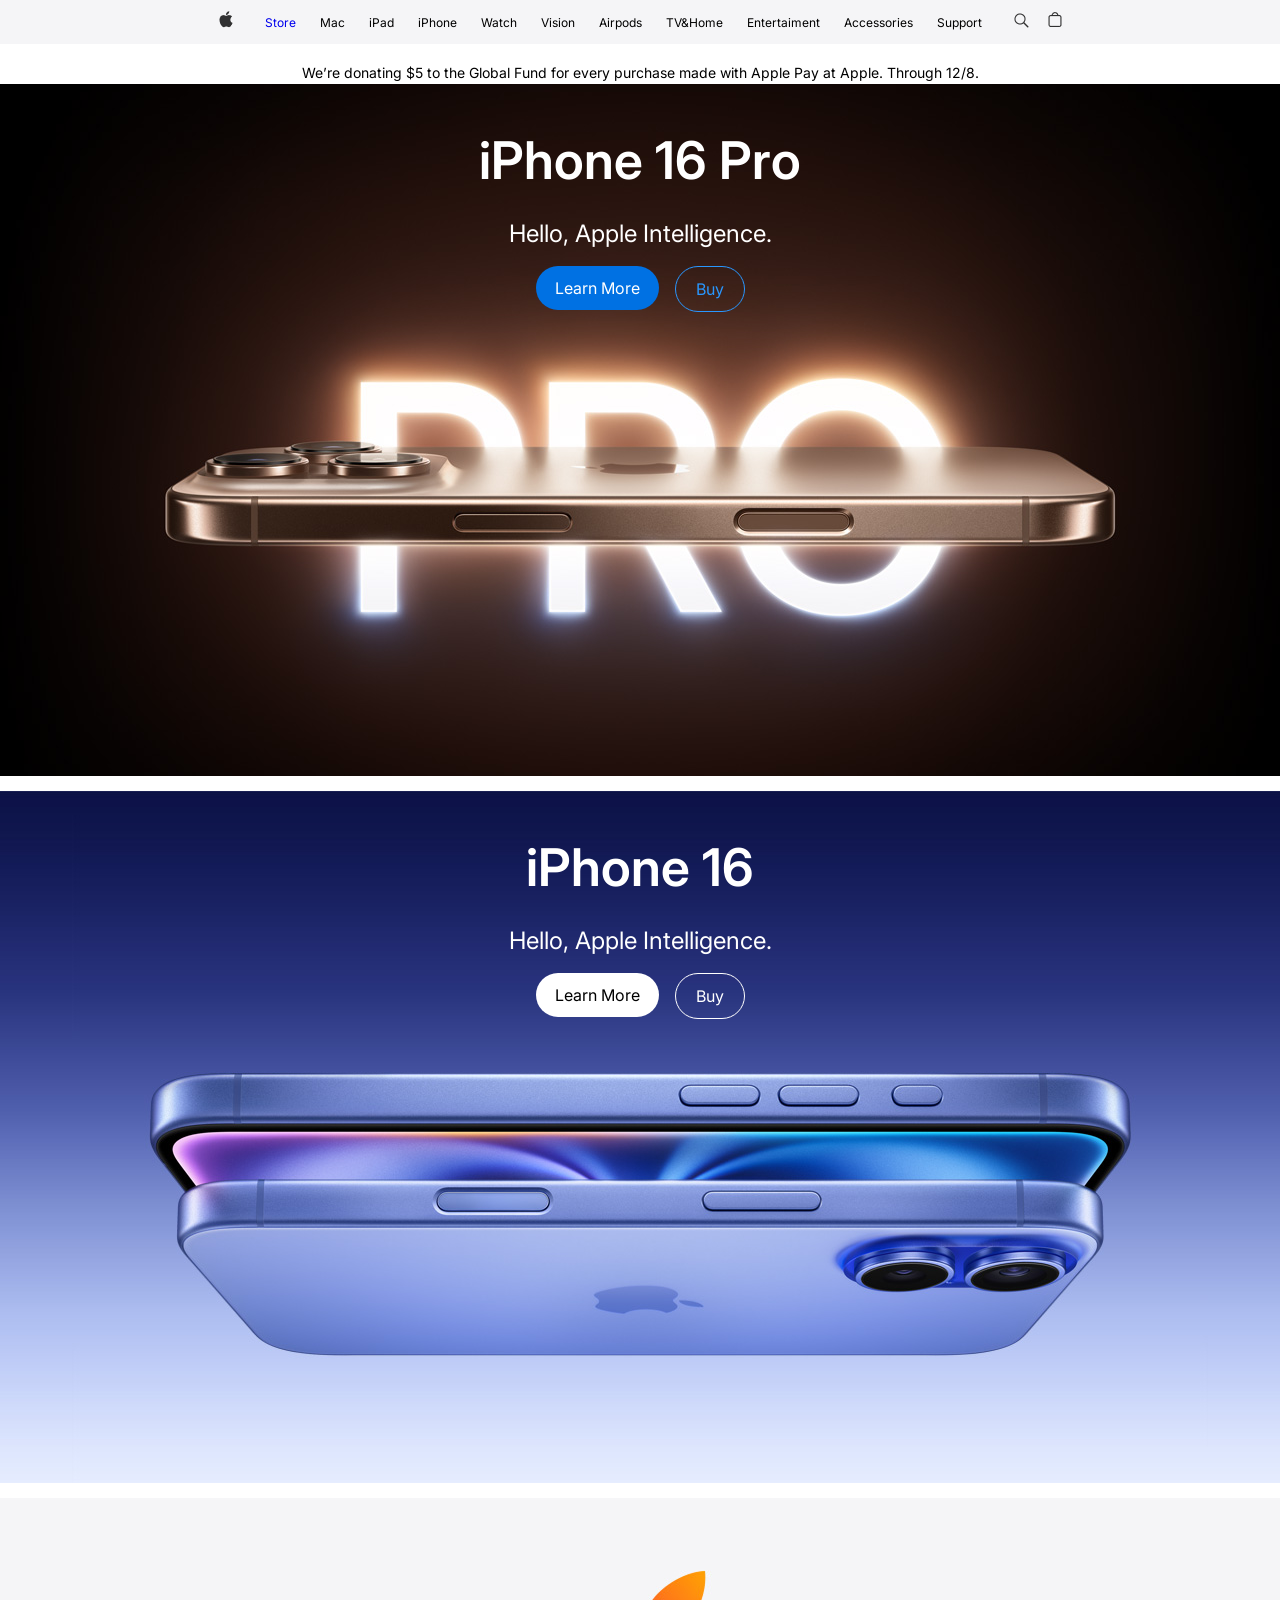
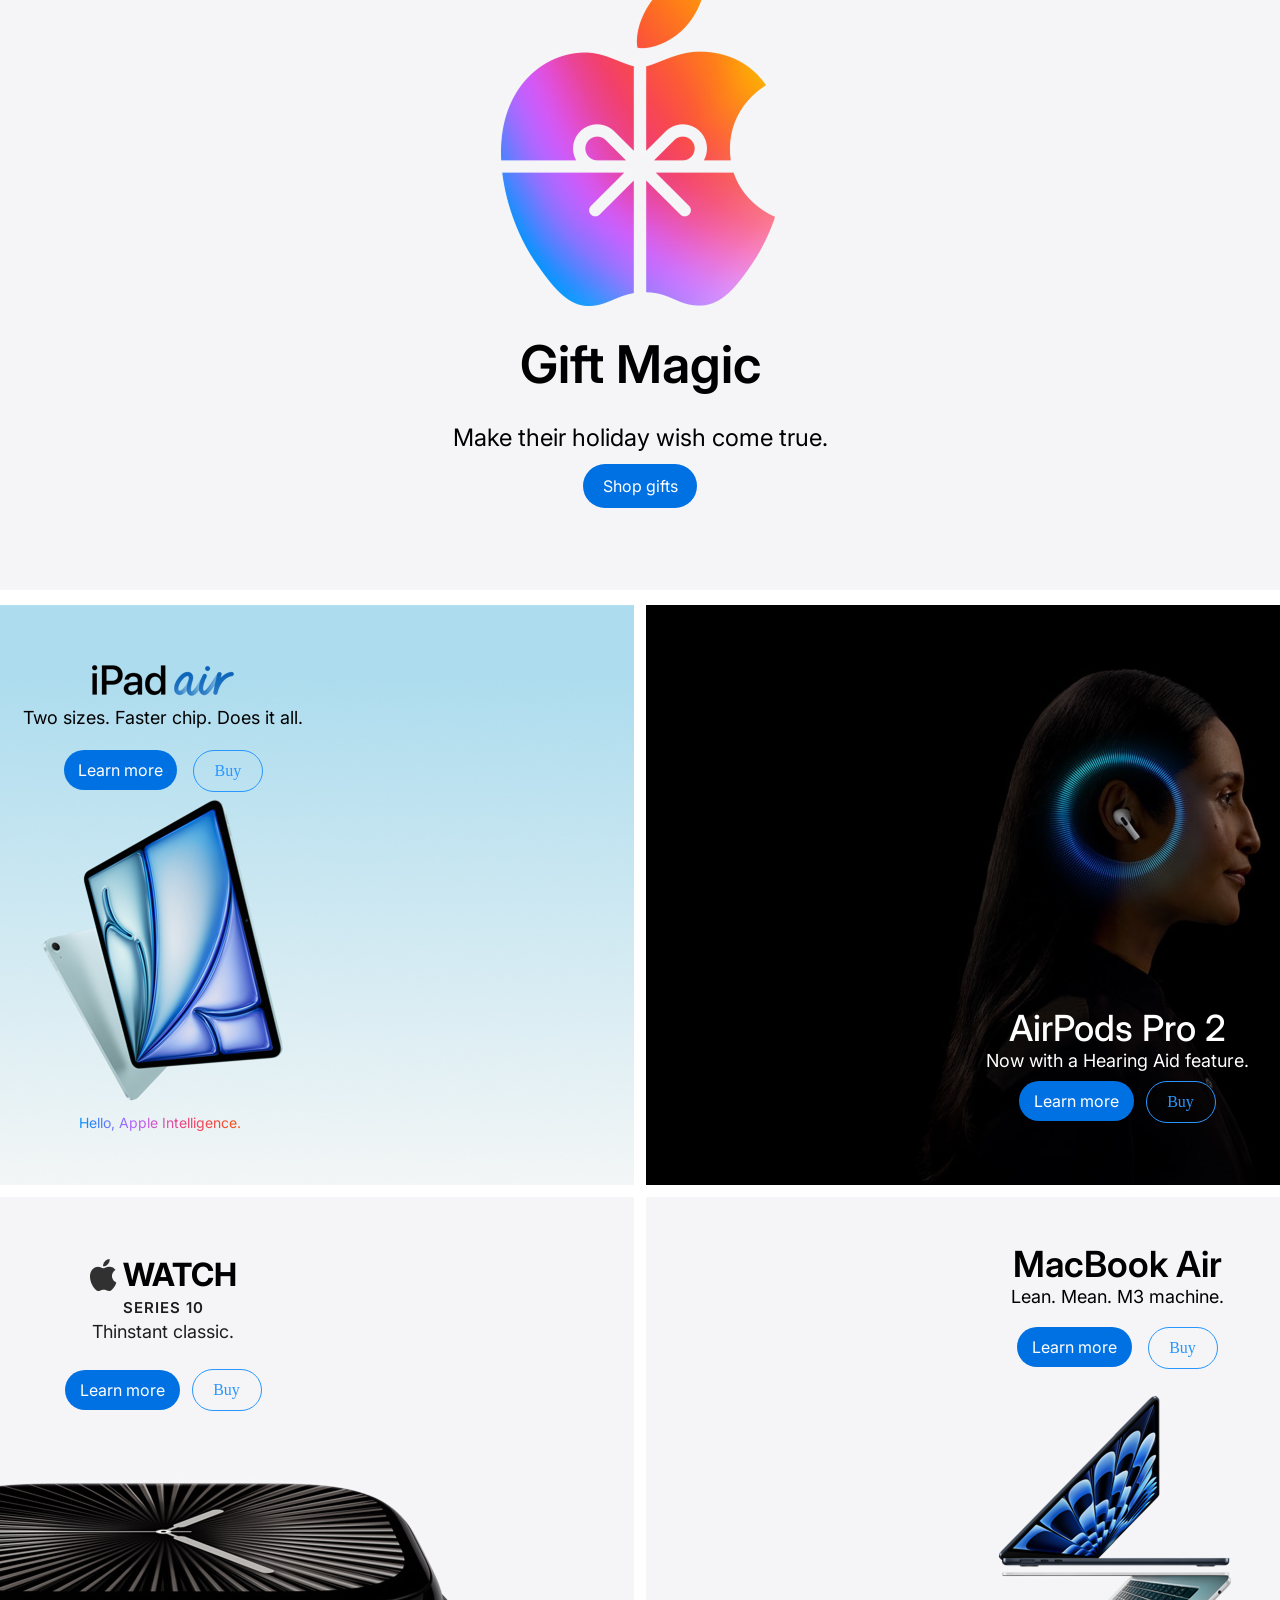
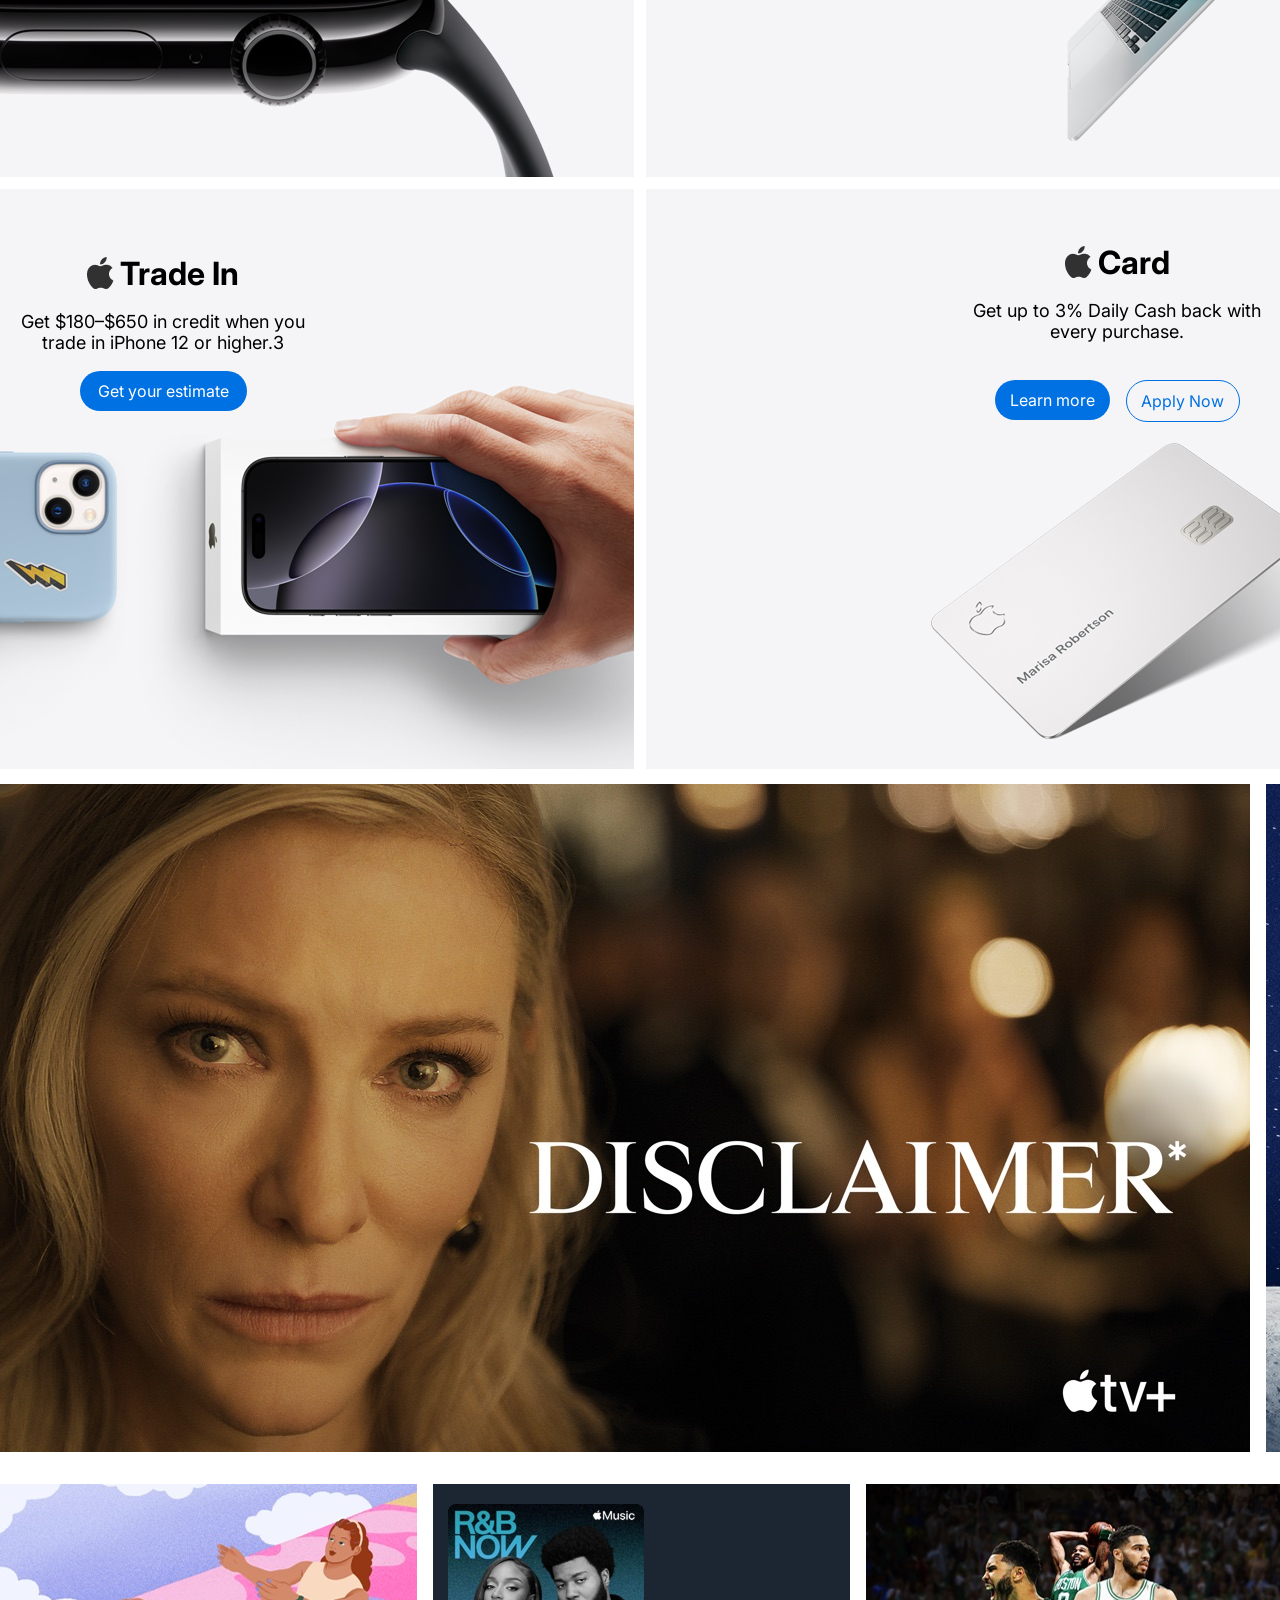
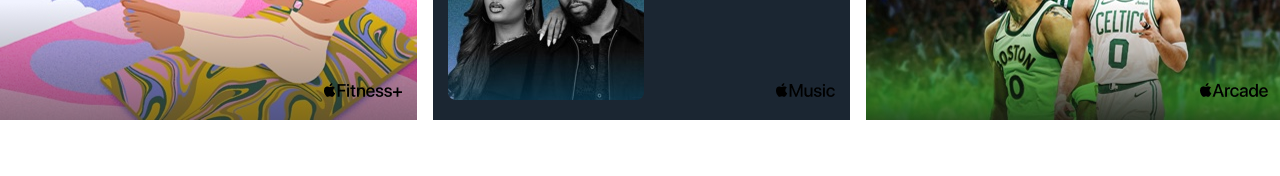
<file: index.html>
<!doctype html>
<html lang="en">
  <head>
    <meta charset="UTF-8" />
    <meta name="viewport" content="width=device-width, initial-scale=1.0" />
    <link rel="stylesheet" href="style.css" />
    <title>Apple</title>
  </head>
  <body>
    <header>
      <div><img src="Images/Item → Link - Apple.png" /></div>
      <nav class="header-text">
        <a href="/store.html" style="text-decoration: none">Store</a>
      </nav>
      <nav class="header-text">Mac</nav>
      <nav class="header-text">iPad</nav>
      <nav class="header-text">iPhone</nav>
      <nav class="header-text">Watch</nav>
      <nav class="header-text">Vision</nav>
      <nav class="header-text">Airpods</nav>
      <nav class="header-text">TV&Home</nav>
      <nav class="header-text">Entertaiment</nav>
      <nav class="header-text">Accessories</nav>
      <nav class="header-text">Support</nav>
      <div class="header-icon">
        <img src="Images/Item → Button - Search apple.com.png" />
        <img src="Images/Item.png" />
        <img src="Images/Button - Menu.png" class="menu-icon" />
      </div>
    </header>
    <div class="donationBanner">
      We’re donating $5 to the Global Fund for every purchase made with
      Apple Pay at Apple. Through 12/8.
    </div>
    <section id="background1">
      <div class="background1Wrap">
        <div class="iphoneWrap">
          <p class="iphoneText">
            iPhone 16 Pro<br />
            <span class="iphoneText2">Hello, Apple Intelligence.</span>
          </p>
        </div>
        <div class="iphoneButton">
          <div class="learnMore">Learn More</div>
          <div class="Buy">Buy</div>
        </div>
      </div>
    </section>
    <section id="background2">
      <div class="background1Wrap">
        <div class="iphoneWrap">
          <p class="iphoneText">
            iPhone 16<br />
            <span class="iphoneText2">Hello, Apple Intelligence.</span>
          </p>
        </div>
        <div class="iphoneButton">
          <div class="learnMore2">Learn More</div>
          <div class="Buy2">Buy</div>
        </div>
      </div>
    </section>
    <section id="background3">
      <div class="background3Wrap">
        <div class="giftWrap">
          <p class="giftText">
            Gift Magic<br />
            <span class="giftText2">Make their holiday wish come true.</span>
          </p>
        </div>
        <div class="giftBorder">Shop gifts</div>
      </div>
    </section>
    <section id="Card">
      <div class="iPadWrap">
        <img src="Images/ipad air.png" class="ipadair" />
        <div class="iPadText">Two sizes. Faster chip. Does it all.</div>
        <div class="ipad-border">
          <div class="ipad-learn">Learn more</div>
          <div class="ipad-buy">Buy</div>
        </div>
        <div class="ipadText2">Hello, Apple Intelligence.</div>
      </div>
      <div class="airPodWrap">
        <div class="airpodText">AirPods Pro 2</div>
        <div class="airpodText2">Now with a Hearing Aid feature.</div>
        <div class="airpod-border">
          <div class="ipad-learn">Learn more</div>
          <div class="ipad-buy">Buy</div>
        </div>
      </div>
      <div class="iwatchWrap">
        <div class="iwatchWrap2">
          <div class="iwatchText">
            <div class="iwatchTitle">
              <img src="Images/Vector.png" class="vector" />
              <p class="iwatchText2">WATCH</p>
            </div>
            <p class="iwatchSeries">SERIES 10</p>
            <p class="iwatchSlogan">Thinstant classic.</p>
          </div>
          <div class="iwatch-border">
            <div class="ipad-learn">Learn more</div>
            <div class="ipad-buy">Buy</div>
          </div>
        </div>
      </div>
      <div class="macbookWrap">
        <div class="macbookBorder">
          <p class="macbookTitle">MacBook Air</p>
          <p class="macbookText">Lean. Mean. M3 machine.</p>
          <div class="iphoneButton">
            <div class="ipad-learn">Learn more</div>
            <div class="ipad-buy">Buy</div>
          </div>
        </div>
      </div>
      <div class="tradeWrap">
        <div class="tradeWrap2">
          <div class="iwatchTitle">
            <img src="Images/Vector.png" class="vector" />
            <p class="iwatchText2">Trade In</p>
          </div>
          <p class="tradeText">
            Get $180–$650 in credit when you trade in iPhone 12 or higher.3
          </p>
          <div class="tradeBorder">Get your estimate</div>
        </div>
      </div>
      <div class="cardWrap">
        <div class="tradeWrap2">
          <div class="iwatchTitle">
            <img src="Images/Vector.png" class="vector" />
            <p class="iwatchText2">Card</p>
          </div>
          <p class="tradeText">
            Get up to 3% Daily Cash back with every purchase.
          </p>
          <div class="iphoneButton">
            <div class="ipad-learn">Learn more</div>
            <div class="applyNow">Apply Now</div>
          </div>
        </div>
      </div>
    </section>
    <section id="LinkContainer">
      <div class="linkBox">
        <img src="./Images/Link.png" alt="" class="boxImg" />
        <img src="./Images/Link2.png" alt="" class="boxImg" />
        <img src="./Images/Link3.png" alt="" class="boxImg" />
      </div>
    </section>
    <section id="FooterWrap">
      <div class="footerBox">
        <div class="fitnessWrap"></div>
        <div class="musicWrap"></div>
        <div class="nbaWrap"></div>
        <div class="gymWrap"></div>
        <div class="musicBorder">
          <img src="Images/musicImg.png" class="musicImgWrap" />
        </div>
        <div class="fitnessWrap"></div>
        <div class="musicWrap"></div>
        <div class="nbaWrap"></div>
        <div class="gymWrap">dasds</div>
        <div class="musicBorder"><img src="Images/musicImg.png" /></div>
      </div>
      <div class="footerBox">
        <div class="fitnessWrap"></div>
        <div class="musicWrap"></div>
        <div class="nbaWrap"></div>
        <div class="gymWrap"></div>
        <div class="musicBorder">
          <img src="Images/musicImg.png" class="musicImgWrap" />
        </div>
        <div class="fitnessWrap"></div>
        <div class="musicWrap"></div>
        <div class="nbaWrap"></div>
        <div class="gymWrap">dasds</div>
        <div class="musicBorder"><img src="Images/musicImg.png" /></div>
      </div>
    </section>
  </body>
</html>
</file>
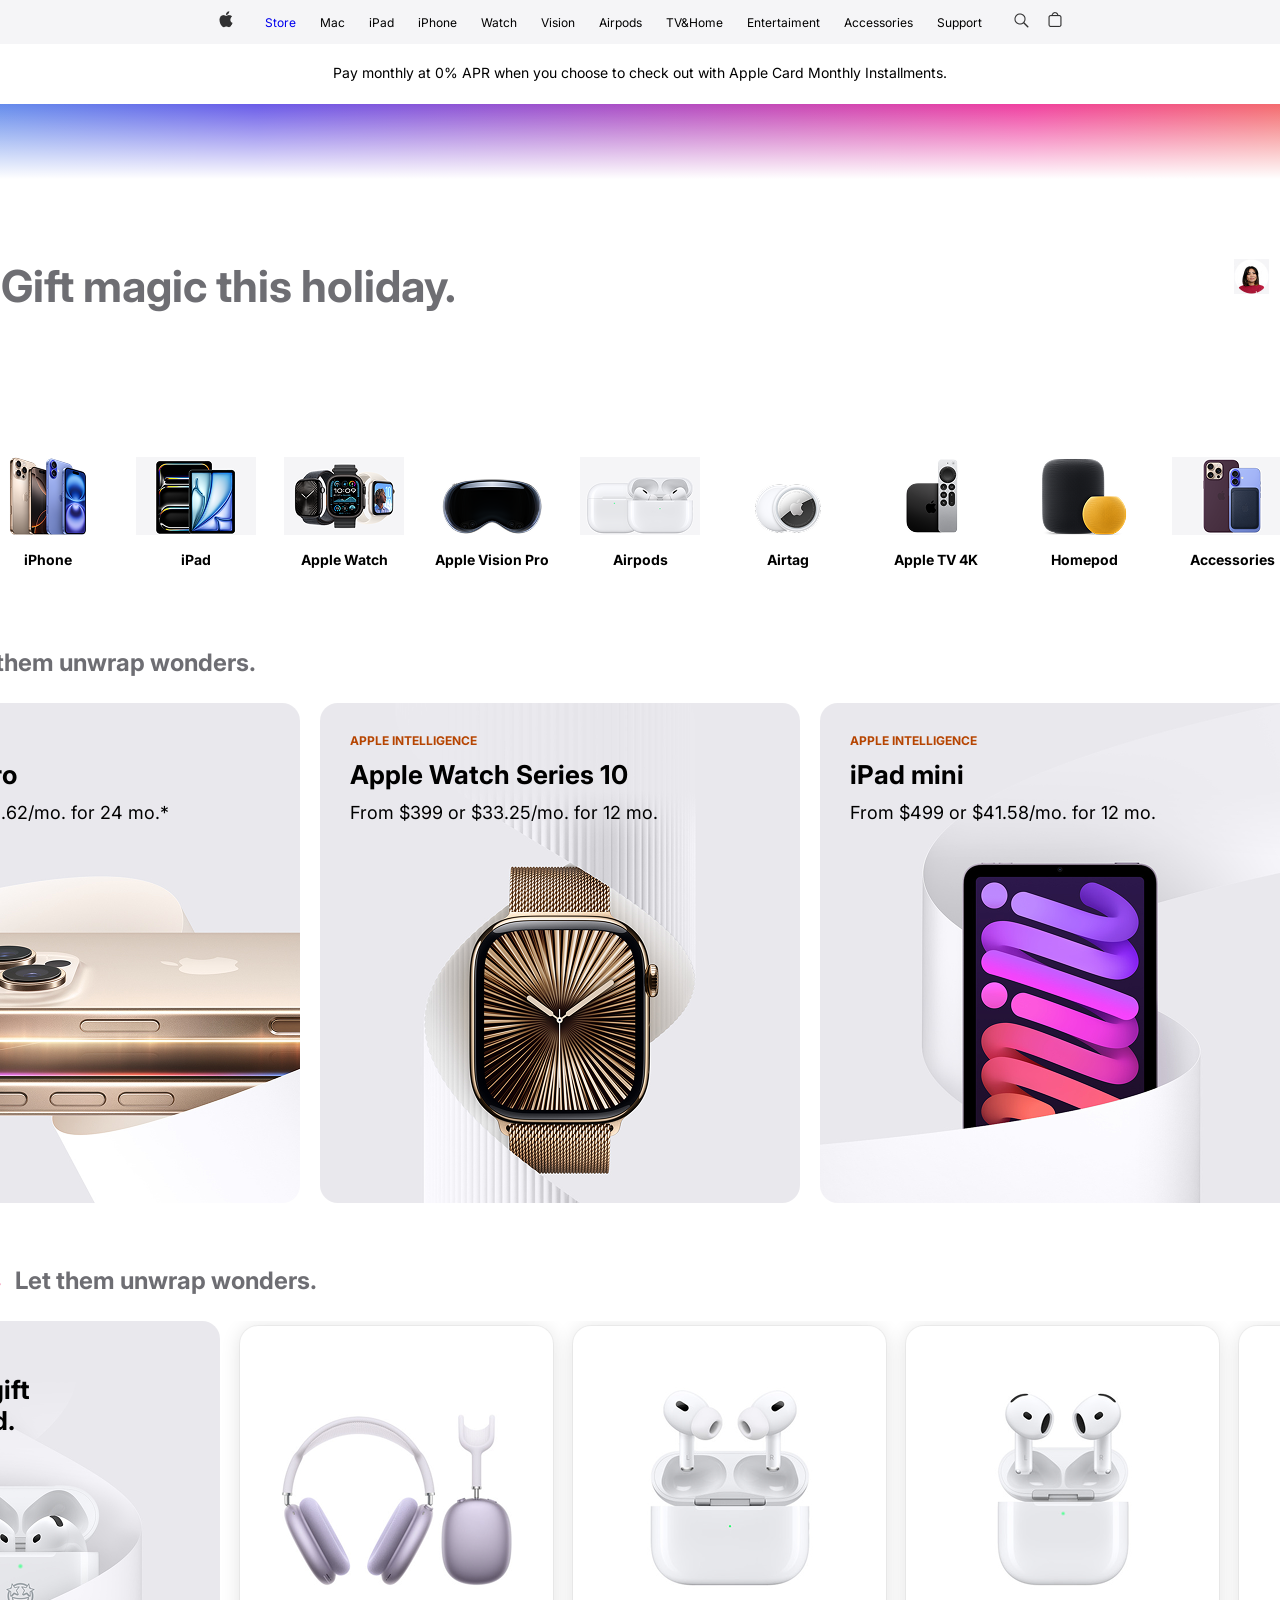
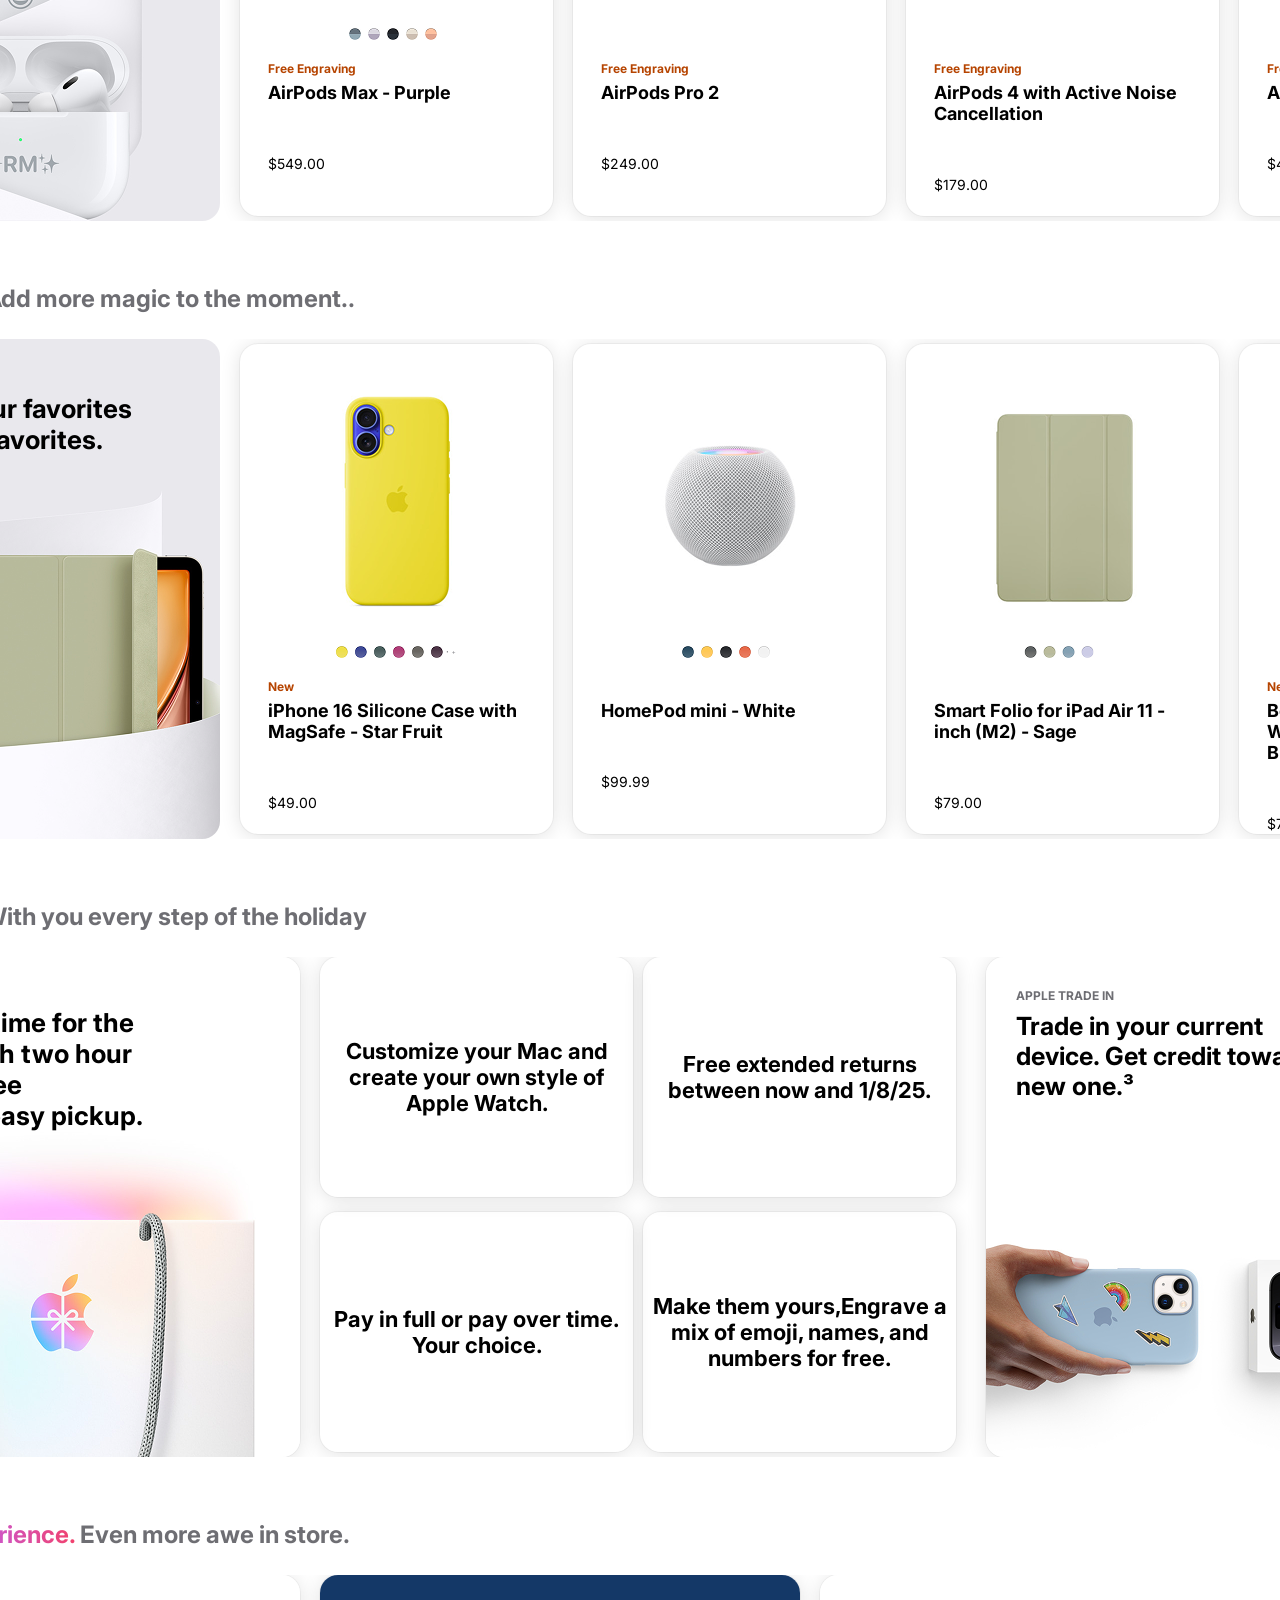
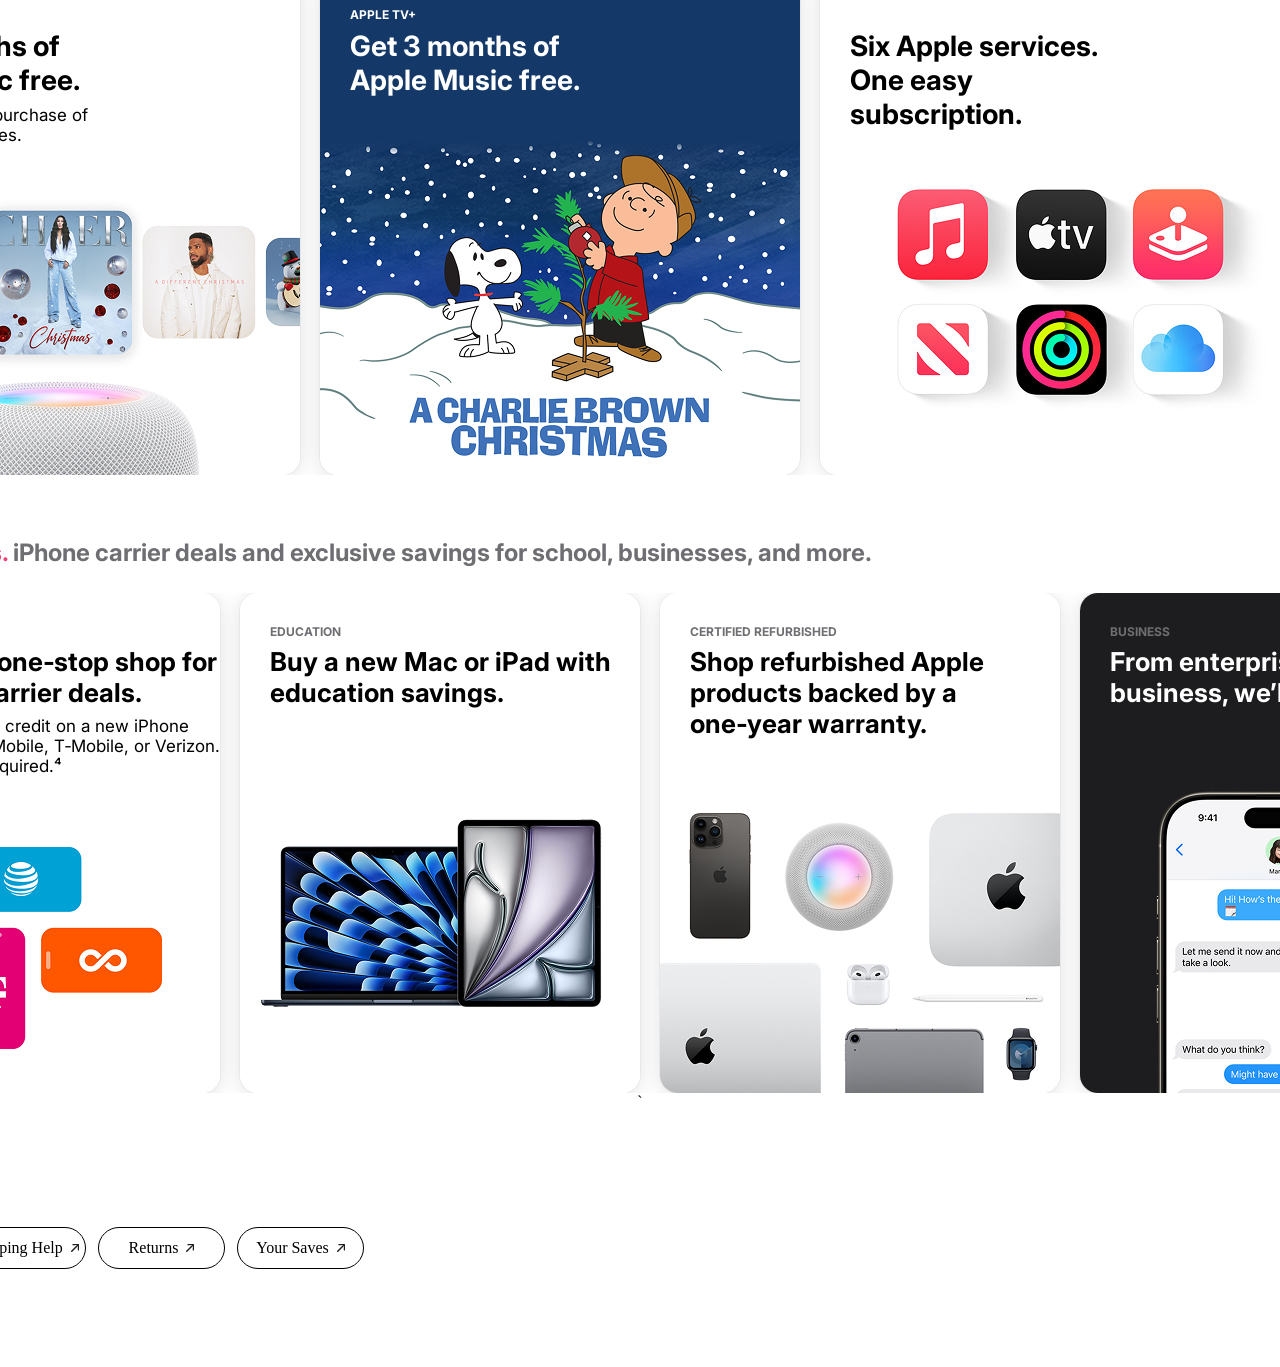
<file: store.html>
<!doctype html>
<html lang="en">
  <head>
    <meta charset="UTF-8" />
    <meta name="viewport" content="width=device-width, initial-scale=1.0" />
    <link rel="stylesheet" href="store.css" />
    <title>Store</title>
  </head>
  <body>
    <header>
      <div><img src="Images/Item → Link - Apple.png" /></div>
      <nav class="header-text">
        <a href="/index.html" style="text-decoration: none">Store</a>
      </nav>
      <nav class="header-text">Mac</nav>
      <nav class="header-text">iPad</nav>
      <nav class="header-text">iPhone</nav>
      <nav class="header-text">Watch</nav>
      <nav class="header-text">Vision</nav>
      <nav class="header-text">Airpods</nav>
      <nav class="header-text">TV&Home</nav>
      <nav class="header-text">Entertaiment</nav>
      <nav class="header-text">Accessories</nav>
      <nav class="header-text">Support</nav>
      <div class="header-icon">
        <img src="Images/Item → Button - Search apple.com.png" />
        <img src="Images/Item.png" />
        <img src="Images/Button - Menu.png" class="menu-icon" />
      </div>
    </header>
    <div class="donationBanner">
      Pay monthly at 0% APR when you choose to check out with Apple Card Monthly
      Installments.
    </div>
    <div class="gradient"></div>
    <div class="Store-Container">
      <div class="Store-Wrap">
        <p class="Store-Text">Store.</p>
        <p class="Store-Text2">Gift magic this holiday.</p>
      </div>
      <div class="Store-Icon-Wrap">
        <img src="Images/store-chat.png" alt="" class="store-chat-icon" />
        <div class="store-chat-text">
          <div>
            <div class="storeText">Need Shopping help?</div>
            <p class="storeText2">Ask a specialist</p>
          </div>
          <div>
            <div class="storeText">Visit an Apple Store</div>
            <p class="storeText2">Find one near you ></p>
          </div>
        </div>
      </div>
    </div>
    <section id="Icons-Wrap">
      <div class="iconContainer">
        <img src="Images/card-imac.png" alt="imac" class="Card" /> Mac
      </div>
      <div class="iconContainer">
        <img src="Images/card-Iphone.png" alt="iphone" class="Card" /> iPhone
      </div>
      <div class="iconContainer">
        <img src="Images/card-ipad.png" alt="ipad" class="Card" /> iPad
      </div>
      <div class="iconContainer">
        <img src="Images/card-watch.png" alt="watch" class="Card" /> Apple Watch
      </div>
      <div class="iconContainer">
        <img src="Images/card-vision.png" alt="vision" class="Card" /> Apple
        Vision Pro
      </div>
      <div class="iconContainer">
        <img src="Images/card-airpod.png" alt="airpod" class="Card" /> Airpods
      </div>
      <div class="iconContainer">
        <img src="Images/card-airtag.png" alt="airtag" class="Card" /> Airtag
      </div>
      <div class="iconContainer">
        <img src="Images/card-appletv.png" alt="TV" class="Card" /> Apple TV 4K
      </div>
      <div class="iconContainer">
        <img src="Images/card-homepod.png" alt="homepod" class="Card" /> Homepod
      </div>
      <div class="iconContainer">
        <img src="Images/card-accesories.png" alt="accesories" class="Card" />
        Accessories
      </div>
      <div class="iconContainer">
        <img src="Images/card-gift.png" alt="gift" class="Card" /> Apple gift
        Card
      </div>
    </section>
    <section id="Product-Container">
      <div class="Product-Title">
        <p class="product-gradient">The latest.</p>
        <p class="product-text">Let them unwrap wonders.</p>
      </div>
      <div class="Product-Item-Wrapper">
        <div class="Product-Item-Container">
          <div class="store-Iphone">
            <div class="store-iphone-text">
              <p class="iphone-text-1">APPLE INTELLIGENCE</p>
              <p class="iphone-text-2">iPhone 16 Pro</p>
              <p class="iphone-text-3">From $999 or $41.62/mo. for 24 mo.*</p>
            </div>
          </div>
          <div class="store-iwatch">
            <div class="store-iphone-text">
              <p class="iphone-text-1">APPLE INTELLIGENCE</p>
              <p class="iphone-text-2">Apple Watch Series 10</p>
              <p class="iphone-text-3">From $399 or $33.25/mo. for 12 mo.</p>
            </div>
          </div>
          <div class="store-ipad">
            <div class="store-iphone-text">
              <p class="iphone-text-1">APPLE INTELLIGENCE</p>
              <p class="iphone-text-2">iPad mini</p>
              <p class="iphone-text-3">From $499 or $41.58/mo. for 12 mo.</p>
            </div>
          </div>
          <div class="store-imac">
            <div class="store-iphone-text">
              <p class="iphone-text-1">APPLE INTELLIGENCE</p>
              <p class="iphone-text-2">MacBook Pro</p>
              <p class="iphone-text-3">From $1599 or $133.25/mo. for 12 mo.</p>
            </div>
          </div>
        </div>
      </div>
    </section>
    <section id="Product2-Container">
      <div class="Product-Title2">
        <p class="product-gradient2">Personalization.</p>
        <p class="product-text2">Let them unwrap wonders.</p>
      </div>
      <div class="Product-Item-Scroll2">
        <div class="Product-Item-Container2">
          <div class="product-airpod">
            <p class="product-airpod-text">Make their gift one of a kind.</p>
          </div>
          <div class="product-airpodmax-border">
            <img src="Images/airpodmax-card.png" alt="aidpod-max" />
            <img src="Images/airpodmax-list.png" alt="airpod-list" />
            <div class="airpod-maxText-Wrap">
              <p class="airpod-maxText">Free Engraving</p>
              <p class="airpod-maxText2">AirPods Max - Purple</p>
              <p class="airpod-maxText3">$549.00</p>
            </div>
          </div>
          <div class="product-airpodmax-border">
            <img src="Images/airpod-pro-card.png" alt="aidpod-max" />
            <img
              src="Images/airpodmax-list.png"
              alt="airpod-list"
              class="list-none"
            />
            <div style="height: 58px"></div>
            <div class="airpod-maxText-Wrap">
              <p class="airpod-maxText">Free Engraving</p>
              <p class="airpod-maxText2">AirPods Pro 2</p>
              <p class="airpod-maxText3">$249.00</p>
            </div>
          </div>
          <div class="product-airpodmax-border">
            <img src="Images/airpods4-card.png" alt="aidpod-max" />
            <img
              src="Images/airpodmax-list.png"
              alt="airpod-list"
              class="list-none"
            />
            <div style="height: 58px"></div>
            <div class="airpod-maxText-Wrap">
              <p class="airpod-maxText">Free Engraving</p>
              <p class="airpod-maxText2">
                AirPods 4 with Active Noise Cancellation
              </p>
              <p class="airpod-maxText3">$179.00</p>
            </div>
          </div>
          <div class="product-airpodmax-border">
            <img src="Images/apple-pencil-card.png" alt="aidpod-max" />
            <img
              src="Images/airpodmax-list.png"
              alt="airpod-list"
              class="list-none"
            />
            <div style="height: 58px"></div>
            <div class="airpod-maxText-Wrap">
              <p class="airpod-maxText">Free Engraving</p>
              <p class="airpod-maxText2">Apple Pencil Pro</p>
              <p class="airpod-maxText3">$49.00</p>
            </div>
          </div>
          <div class="product-airpodmax-border">
            <img src="Images/airpod-pro-card.png" alt="aidpod-max" />
            <img
              src="Images/airpodmax-list.png"
              alt="airpod-list"
              class="list-none"
            />
            <div style="height: 58px"></div>
            <div class="airpod-maxText-Wrap">
              <p class="airpod-maxText">Free Engraving</p>
              <p class="airpod-maxText2">
                AirPods 4 with Active Noise Cancellation
              </p>
              <p class="airpod-maxText3">$179.00</p>
            </div>
          </div>
        </div>
      </div>
    </section>
    <section id="Product3-Container">
      <div class="Product-Title3">
        <span class="product-gradient3">Holiday Picks.</span>
        <span class="product-text3">Add more magic to the moment..</span>
      </div>
      <div class="Product-Item-Scroll2">
        <div class="Product-Item-Container2">
          <div class="product-ipad">
            <p class="product-ipad-text">
              Surprise your favorites with these favorites.
            </p>
          </div>
          <div class="product-airpodmax-border">
            <img src="Images/iPhone-Case.png" alt="iphone-case" />
            <img src="Images/iPhone-case-list.png" alt="iphone-list" />
            <div class="airpod-maxText-Wrap">
              <p class="airpod-maxText">New</p>
              <p class="airpod-maxText2">
                iPhone 16 Silicone Case with MagSafe - Star Fruit
              </p>
              <p class="airpod-maxText3">$49.00</p>
            </div>
          </div>
          <div class="product-airpodmax-border">
            <img src="Images/homepod-card.png" alt="homepod" />
            <img src="Images/homepod-list.png" alt="list" />
            <div class="airpod-maxText-Wrap">
              <p class="airpod-maxText"></p>
              <p class="airpod-maxText2">HomePod mini - White</p>
              <p class="airpod-maxText3">$99.99</p>
            </div>
          </div>
          <div class="product-airpodmax-border">
            <img src="Images/ipad-casecard.png" alt="ipad-case" />
            <img src="Images/ipad-list.png" alt="ipad list" />
            <div class="airpod-maxText-Wrap">
              <p class="airpod-maxText"></p>
              <p class="airpod-maxText2">
                Smart Folio for iPad Air 11 - inch (M2) - Sage
              </p>
              <p class="airpod-maxText3">$79.00</p>
            </div>
          </div>
          <div class="product-airpodmax-border">
            <img src="Images/beatles-card.png" alt="beatles" />
            <img src="Images/beatles-list.png" alt="beatles list" />
            <div class="airpod-maxText-Wrap">
              <p class="airpod-maxText">New</p>
              <p class="airpod-maxText2">
                Beats Solo 4 - On-Ear Wireless Headphones - Slate Blue
              </p>
              <p class="airpod-maxText3">$79.00</p>
            </div>
          </div>
          <div class="product-airpodmax-border">
            <img src="Images/beatles-card.png" alt="beatles" />
            <img src="Images/beatles-list.png" alt="beatles list" />
            <div class="airpod-maxText-Wrap">
              <p class="airpod-maxText">New</p>
              <p class="airpod-maxText2">
                Beats Solo 4 - On-Ear Wireless Headphones - Slate Blue
              </p>
              <p class="airpod-maxText3">$79.00.00</p>
            </div>
          </div>
        </div>
      </div>
    </section>
    <section id="Product3-Container">
      <div class="Product-Title3">
        <span class="product-gradient3">Only at Apple.</span>
        <span class="product-text3">With you every step of the holiday</span>
      </div>
      <div class="Product-Item-Scroll2">
        <div class="Product-Item-Container2">
          <div class="Product4-Wrap-1">
            <div class="Product4-Wrap-text">
              Get gifts in time for the holidays with two hour delivery,² free
              delivery,or easy pickup.
            </div>
          </div>
          <div class="Product4-Wrap-2">
            <div class="Product4-Wrap-2-border">
              Customize your Mac and create your own style of Apple Watch.
            </div>
            <div class="Product4-Wrap-2-border">
              Free extended returns between now and 1/8/25.
            </div>
            <div class="Product4-Wrap-2-border">
              Pay in full or pay over time. Your choice.
            </div>
            <div class="Product4-Wrap-2-border">
              Make them yours,Engrave a mix of emoji, names, and numbers for
              free.
            </div>
          </div>
          <div class="Product4-Wrap">
            <div class="Product4-text">APPLE TRADE IN</div>
            <div class="Product4-text2">
              Trade in your current device. Get credit toward a new one.³
            </div>
          </div>
          <div class="Product4-Wrap-3">
            <div class="Product4-text">APPLE TRADE IN</div>
            <div class="Product4-text2">
              Find gifts with an Apple Specialist in a store or online.
            </div>
          </div>
        </div>
      </div>
    </section>
    <section id="Product3-Container">
      <div class="Product-Title3">
        <span class="product-gradient3">The Apple Experience.</span>
        <span class="product-text3">Even more awe in store.</span>
      </div>
      <div class="Product-Item-Scroll2">
        <div class="Product-Item-Container2">
          <div class="Product5-border">
            <div class="Product5-text">APPLE MUSIC</div>
            <div class="Product5-text2">Get 3 months of Apple Music free.</div>
            <div class="Product5-text3">
              Included with the purchase of select Apple devices.
            </div>
          </div>
          <div class="Product5-border2">
            <div class="Product5-text" style="color: white">APPLE TV+</div>
            <div class="Product5-text2" style="color: white">
              Get 3 months of Apple Music free.
            </div>
          </div>
          <div class="Product5-border3">
            <div class="Product5-text"></div>
            <div class="Product5-text2">
              Six Apple services. One easy subscription.
            </div>
          </div>
          <div class="Product5-border4">
            <div class="Product5-text">APPLE INTELLIGENCE</div>
            <div class="Product5-text2">
              New features for writing, focus,communication, and more.
            </div>
          </div>
        </div>
      </div>
    </section>
    <section id="Product3-Container">
      <div class="Product-Title3">
        <span class="product-gradient3">Special Savings.</span>
        <span class="product-text3"
          >iPhone carrier deals and exclusive savings for school, businesses,
          and more.</span
        >
      </div>
      <div class="Product-Item-Scroll2">
        <div class="Product-Item-Container2">
          <div class="Product6-border">
            <div class="Product6-text1">CARRIER DEALS</div>
            <div class="Product6-text2">
              Apple. Your one‑stop shop for incredible carrier deals.
            </div>
            <div class="Product6-text3">
              Get up to $1000 in credit on a new iPhone with AT&T, Boost Mobile,
              T‑Mobile, or Verizon. Trade‑in may be required.⁴
            </div>
          </div>
          <div
            class="Product6-border"
            style="background-image: url(Images/product6-card2.png)"
          >
            <div class="Product6-text1">EDUCATION</div>
            <div class="Product6-text2">
              Buy a new Mac or iPad with education savings.
            </div>
          </div>
          <div
            class="Product6-border"
            style="background-image: url(Images/product6-card3.png)"
          >
            <div class="Product6-text1">CERTIFIED REFURBISHED</div>
            <div class="Product6-text2">
              Shop refurbished Apple products backed by a one‑year warranty.
            </div>
          </div>
          <div
            class="Product6-border"
            style="background-image: url(Images/product6-card4.png)"
          >
            <div class="Product6-text1">BUSINESS</div>
            <div class="Product6-text2" style="color: white">
              From enterprise to small business, we’ll work with you.
            </div>
          </div>
          <div
            class="Product6-border"
            style="background-image: url(Images/product6-card5.png)"
          >
            <div class="Product6-text1">GOVERNMENT</div>
            <div class="Product6-text2">
              Special pricing is available for state, local, and federal
              agencies.
            </div>
          </div>
        </div>
      </div>
    </section>
    `
    <footer id="FooterWrap">
      <div class="Footer-text1">Quick Links</div>
      <div class="Footerborder-Wrap">
        <div class="footerborder">
          Order Status
          <img src="Images/export.png" alt="" />
        </div>
        <div class="footerborder">
          Shopping Help<img src="Images/export.png" alt="" />
        </div>
        <div class="footerborder">
          Returns<img src="Images/export.png" alt="" />
        </div>
        <div class="footerborder">
          Your Saves<img src="Images/export.png" alt="" />
        </div>
      </div>
    </footer>
    <div style="height: 100px"></div>
  </body>
</html>
</file>
<file: style.css>
@import url("https://fonts.googleapis.com/css2?family=Bebas+Neue&family=Inter:ital,opsz,wght@0,14..32,100..900;1,14..32,100..900&family=Roboto:ital,wght@0,100..900;1,100..900&display=swap");

body {
  margin: 0;
  padding: 0;
  display: flex;
  flex-direction: column;
  align-items: center;
  padding-top: 44px;
}
/*Header*/

header {
  width: 100%;
  height: 44px;
  background-color: #f5f5f7;
  position: fixed;
  top: 0;
  left: 0;
  display: flex;
  justify-content: center;
  align-items: center;
  gap: 24px;
  font-family: "Inter", sans-serif;
  font-size: 12px;
  font-weight: 400;
  z-index: 1000;
}
.menu-icon {
  display: none;
}

/*Donation Banner*/
.donationBanner {
  width: 700px;
  height: 20px;
  margin-top: 20px;
  font-family: "Inter", sans-serif;
  font-size: 14px;
  font-weight: 400;
  text-align: center;
}

/*Background 1*/

#background1 {
  background-image: url(Images/Background.png);
  width: 1920px;
  height: 692px;
  background-size: cover;
  background-position: center;
  display: flex;
  justify-content: center;
}
.background1Wrap {
  width: 405px;
  height: 172px;
  margin-top: 55px;
  display: flex;
  justify-content: center;
  align-items: center;
  flex-direction: column;
}
.iphoneWrap {
  width: 405px;
  height: 108px;
  display: flex;
  justify-content: center;
  align-items: center;
  text-align: center;
}
.iphoneButton {
  width: auto;
  height: auto;
  display: flex;
  flex-direction: row;
  gap: 16px;
  margin-top: 20px;
}
.iphoneText {
  color: white;
  font-family: "Inter", sans-serif;
  font-size: 52px;
  font-weight: 600;
  margin: 0;
}
.iphoneText2 {
  font-size: 24px;
  font-weight: 400;
  margin: 0;
}
.learnMore {
  color: white;
  background-color: #0071e3;
  border-radius: 40px;
  width: 123px;
  height: 44px;
  display: flex;
  text-align: center;
  justify-content: center;
  align-items: center;
  font-size: 16px;
  font-family: "Inter", sans-serif;
  font-weight: 400;
}
.Buy {
  color: #2997ff;
  border: 1px solid #2997ff;
  border-radius: 40px;
  width: 68px;
  height: 44px;
  display: flex;
  justify-content: center;
  align-items: center;
  text-align: center;
  font-size: 16px;
  font-family: "Inter", sans-serif;
  font-weight: 400;
}
/*Background2 Wrap*/

#background2 {
  background-image: url(Images/Background2.png);
  width: 1920px;
  height: 692px;
  background-size: cover;
  background-position: center;
  display: flex;
  justify-content: center;
  margin-top: 15px;
}
.learnMore2 {
  color: black;
  background-color: white;
  border-radius: 40px;
  width: 123px;
  height: 44px;
  display: flex;
  text-align: center;
  justify-content: center;
  align-items: center;
  font-size: 16px;
  font-family: "Inter", sans-serif;
  font-weight: 400;
}
.Buy2 {
  color: white;
  border: 1px solid white;
  border-radius: 40px;
  width: 68px;
  height: 44px;
  display: flex;
  justify-content: center;
  align-items: center;
  text-align: center;
  font-size: 16px;
  font-family: "Inter", sans-serif;
  font-weight: 400;
}
/*Background3 Wrap*/

#background3 {
  background-image: url(Images/Background3.png);
  width: 1920px;
  height: 692px;
  background-size: cover;
  background-position: center;
  display: flex;
  justify-content: center;
  margin-top: 15px;
}
.background3Wrap {
  width: 405px;
  height: 164px;
  margin-top: 446px;
  display: flex;
  justify-content: center;
  flex-direction: column;
  align-items: center;
  gap: 16px;
}
.giftWrap {
  width: 405px;
  height: 104px;
  display: flex;
  justify-content: center;
  text-align: center;
  align-items: center;
}
.giftText {
  font-family: "Inter", sans-serif;
  font-size: 52px;
  font-weight: 600;
  margin: 0;
}
.giftText2 {
  font-size: 24px;
  font-weight: 400;
  margin: 0;
}
.giftBorder {
  background-color: #0071e3;
  width: 114px;
  height: 44px;
  border-radius: 40px;
  display: flex;
  justify-content: center;
  text-align: center;
  align-items: center;
  color: white;
  font-size: 16px;
  font-weight: 400;
  font-family: "Inter", sans-serif;
}
/*Card Wrap*/
#Card {
  width: 100%;
  margin-top: 15px;
  display: grid;
  grid-template-columns: auto auto;
  justify-content: center;
  gap: 12px;
}
.iPadWrap {
  background-image: url(Images/ipad.png);
  width: 942px;
  height: 580px;
  display: flex;
  align-items: center;
  flex-direction: column;
}
.ipadair {
  width: 430px;
  height: 33px;
  margin-top: 58px;
}
.iPadText {
  width: 322px;
  height: 25px;
  margin-top: 9px;
  display: flex;
  justify-content: center;
  align-items: center;
  text-align: center;
  font-family: "Inter", sans-serif;
  font-size: 18px;
  font-weight: 400;
}
.ipad-border {
  width: 199px;
  height: 40px;
  display: flex;
  flex-direction: row;
  gap: 16px;
  margin-top: 20px;
}
.ipad-learn {
  width: 115px;
  height: 40px;
  background-color: #0071e3;
  border-radius: 40px;
  display: flex;
  justify-content: center;
  align-items: center;
  text-align: center;
  font-family: "Inter", sans-serif;
  font-size: 16px;
  font-weight: 400;
  color: white;
}
.ipad-buy {
  width: 68px;
  height: 40px;
  border: 1px solid #2997ff;
  border-radius: 40px;
  color: #2997ff;
  display: flex;
  justify-content: center;
  align-items: center;
  text-align: center;
}
.ipadText2 {
  width: 169px;
  height: 18px;
  margin-top: 324px;
  background: linear-gradient(
    90deg,
    #0090f7 0%,
    #ba62fc 33%,
    #f2416b 67%,
    #f55600 100%
  );
  -webkit-background-clip: text;
  -webkit-text-fill-color: transparent;
  background-clip: text;
  font-family: "Inter", sans-serif;
  font-size: 14px;
  font-weight: 400;
}
.airPodWrap {
  background-image: url(Images/airpods.png);
  width: 942px;
  height: 580px;
  display: flex;
  text-align: center;
  align-items: center;
  flex-direction: column;
}
.airpodText {
  color: white;
  font-family: "Inter", sans-serif;
  font-size: 36px;
  font-weight: 500;
  margin-top: 401px;
}
.airpodText2 {
  color: white;
  font-family: "Inter", sans-serif;
  font-size: 18px;
  font-weight: 400;
}

.airpod-border {
  width: 235px;
  height: 36px;
  display: flex;
  flex-direction: row;
  gap: 12px;
  margin-top: 10px;
  justify-content: center;
}
.iwatchWrap {
  background-image: url(Images/iwatch.png);
  background-size: cover;
  width: 942px;
  height: 580px;
  display: flex;
  justify-content: center;
}

.iwatchWrap2 {
  width: 322px;
  margin-top: 58px;
  display: flex;
  flex-direction: column;
  align-items: center;
  gap: 12px;
}

.iwatchText {
  display: flex;
  flex-direction: column;
  align-items: center;
  gap: 4px;
}

.iwatchTitle {
  display: flex;
  flex-direction: row;
  align-items: center;
  gap: 6px;
}

.iwatchText2 {
  font-family: "Inter", sans-serif;
  font-size: 32px;
  font-weight: 700;
  margin: 0;
}

.iwatchSeries {
  font-size: 15px;
  font-weight: 600;
  font-family: "Inter", sans-serif;
  letter-spacing: 1px;
  color: #1d1d1f;
  margin: 0;
}

.iwatchSlogan {
  font-size: 18px;
  font-weight: 400;
  font-family: "Inter", sans-serif;
  color: #1d1d1f;
  margin: 0;
}
.iwatch-border {
  width: 199px;
  height: 40px;
  display: flex;
  justify-content: center;
  align-items: center;
  gap: 12px;
  margin-top: 16px;
}
.macbookWrap {
  background-image: url(Images/macbook.png);
  width: 942px;
  height: 580px;
  display: flex;
  justify-content: center;
}
.macbookBorder {
  width: 370px;
  height: 121px;
  margin-top: 48px;
  display: flex;
  justify-content: center;
  align-items: center;
  text-align: center;
  flex-direction: column;
}
.macbookTitle {
  margin: 0;
  font-family: "Inter", sans-serif;
  font-size: 36px;
  font-weight: 600;
}
.macbookText {
  margin: 0;
  font-family: "Inter", sans-serif;
  font-size: 18px;
  font-weight: 400;
}
.tradeWrap {
  background-image: url(Images/tradein.png);
  width: 942px;
  height: 580px;
  display: flex;
  justify-content: center;
}
.tradeWrap2 {
  width: 322px;
  height: 170px;
  margin-top: 58px;
  display: flex;
  justify-content: center;
  flex-direction: column;
  align-items: center;
  text-align: center;
}
.tradeBorder {
  background-color: #0071e3;
  color: white;
  border-radius: 40px;
  display: flex;
  justify-content: center;
  align-items: center;
  text-align: center;
  width: 167px;
  height: 40px;
  font-family: "Inter", sans-serif;
  font-size: 16px;
  font-weight: 400;
}
.tradeText {
  font-family: "Inter", sans-serif;
  font-size: 18px;
  font-weight: 400;
}
.cardWrap {
  background-image: url(Images/card.png);
  width: 942px;
  height: 580px;
  display: flex;
  justify-content: center;
}
.applyNow {
  border: 1px solid #0071e3;
  color: #0071e3;
  font-size: 16px;
  font-family: "Inter", sans-serif;
  font-weight: 400;
  border-radius: 40px;
  width: 112px;
  height: 40px;
  display: flex;
  justify-content: center;
  text-align: center;
  align-items: center;
}

#LinkContainer {
  width: 100%;
  height: 668px;
  display: flex;
  overflow: scroll;
  margin-top: 15px;
  scroll-snap-type: x mandatory;
  scroll-behavior: smooth;
}

.linkBox {
  width: 300%;
  height: 100%;
  display: flex;
  gap: 16px;
  scroll-snap-align: center;
}
.boxImg {
  width: 1250px;
  height: 100%;
}
/* Footer Wrap */
#FooterWrap {
  width: 100%;
  height: 292px;
  margin-top: 32px;
  display: flex;
  flex-direction: row;
  gap: 16px;
  overflow: scroll;
}
.footerBox {
  width: 500%;
  height: 100%;
  display: flex;
  gap: 16px;
  animation: spin 60s infinite linear;
}

@keyframes spin {
  from {
    translate: 0;
  }
  to {
    translate: -100%;
  }
}
.fitnessWrap {
  background-image: url(Images/FitnessCard.png);
  width: 417px;
  height: 236px;
}
.musicWrap {
  background-image: url(Images/MusicCard.png);
  width: 417px;
  height: 236px;
}
.nbaWrap {
  background-image: url(Images/nbaCard.png);
  width: 417px;
  height: 236px;
}
.gymWrap {
  background-image: url(Images/gymCard.png);
  width: 417px;
  height: 236px;
}
.musicBorder {
  background-color: #ebb799;
  width: 417px;
  height: 236px;
  display: flex;
  align-items: center;
}
@media (max-width: 768px) {
  /*Header 768*/
  .menu-icon {
    display: block;
    margin-left: auto;
  }
  .header-text {
    display: none;
  }
  header {
    display: flex;
    justify-content: space-between;
  }
  .header-icon {
    display: flex;
    justify-content: center;
    align-items: center;
    gap: 8px;
  }

  /*Donation 768*/
  .donationBanner {
    height: 48px;
    font-size: 16px;
  }

  /*Background1 768*/
  #background1 {
    width: 768px;
    height: 650px;
    background-image: url(Images/background768.png);
    background-size: cover;
    background-repeat: no-repeat;
    background-position: center;
  }

  .iphoneText {
    font-size: 42px;
  }
  .iphoneText2 {
    font-size: 22px;
  }
  #background2 {
    width: 768px;
    height: 650px;
    background-image: url(Images/background2-768.png);
    background-size: cover;
    background-repeat: no-repeat;
    background-position: center;
  }
  #background3 {
    width: 768px;
    height: 650px;
  }
  .giftText {
    font-size: 42px;
  }

  /*Card Wrap*/

  #Card {
    width: 744px;
    height: 1494px;
    margin-top: 15px;
    display: grid;
    grid-template-columns: auto auto;
    justify-content: center;
    gap: 12px;
  }
  .iPadWrap {
    width: 366px;
    height: 490px;
    background-size: cover;
    background-position: center;
  }
  .ipad-border {
    width: 241px;
    height: 36px;
    margin-top: 280px;
    justify-content: center;
    align-items: center;
  }
  .iPadText {
    font-size: 18px;
  }

  .iwatchWrap {
    width: 366px;
    height: 490px;
    background-size: cover;
    background-position: center;
  }
  .vector {
    width: 22px;
    height: 27px;
  }
  .iwatchText2 {
    font-size: 28px;
  }
  .iwatchSeries {
    font-size: 13px;
  }
  .iwatchSlogan {
    font-size: 18px;
  }
  .iwatch-border {
    width: 235px;
    height: 36px;
    margin-top: 16px;
  }
  .airPodWrap {
    width: 366px;
    height: 490px;
    background-size: cover;
    background-position: center;
  }
  .airpodText {
    margin-top: 330px;
    font-size: 30px;
    font-weight: 700;
  }
  .airpodText2 {
    font-size: 18px;
    font-weight: 400;
  }
  .macbookWrap {
    width: 366px;
    height: 490px;
    background-size: cover;
    background-position: center;
  }
  .macbookTitle {
    font-size: 30px;
  }
  .macbookText {
    font-size: 18px;
  }
  .tradeWrap {
    width: 366px;
    height: 490px;
    background-size: cover;
    background-position: center;
  }
  .tradeText {
    font-size: 18px;
  }
  .cardWrap {
    width: 366px;
    height: 490px;
    background-size: cover;
    background-position: center;
  }
  /* Apple tv Wrap */
  #LinkContainer {
    height: 368px;
  }
  .boxImg {
    width: 689px;
    height: 368px;
  }
  /* Footer Wrap */
  #FooterWrap {
    width: 768px;
    height: 194px;
  }
  .fitnessWrap {
    width: 286px;
    height: 161px;
    background-size: cover;
  }
  .musicWrap {
    width: 286px;
    height: 161px;
    background-size: cover;
  }
  .nbaWrap {
    width: 286px;
    height: 161px;
    background-size: cover;
  }
  .gymWrap {
    width: 286px;
    height: 161px;
    background-size: cover;
  }
  .musicBorder {
    width: 286px;
    height: 161px;
    background-size: cover;
  }
  .musicImgWrap {
    height: 161px;
  }
}
@media (max-width: 390px) /* 390px Wrap */ {
  header {
    display: flex;
    justify-content: space-between;
    width: 390px;
  }

  /* Donation 390px */
  .donationBanner {
    width: 390px;
    height: 73px;
  }
  #background1 {
    background-image: url(Images/background1-390.png);
    width: 390px;
    height: 500px;
    background-size: cover;
    background-position: center;
  }
  .iphoneWrap {
    margin-top: 500px;
  }

  .iphoneText {
    font-size: 30px;
    margin: 0;
  }
  .iphoneText2 {
    font-size: 18px;
    margin-top: 4px;
  }
  .iphoneButton {
    margin-top: 16px;
    height: 36px;
  }
  .learnMore {
    width: 107px;
    height: 36px;
    font-size: 14px;
  }
  .Buy {
    width: 66px;
    height: 36px;
    font-size: 14px;
  }

  #background2 {
    background-image: url(Images/background2-390.png);
    width: 390px;
    height: 500px;
    background-size: cover;
    background-position: center;
  }
  /* background2 Wrap */
  .learnMore2 {
    width: 107px;
    height: 36px;
    font-size: 14px;
  }
  .Buy2 {
    width: 66px;
    height: 36px;
    font-size: 14px;
  }

  /* Background 3 */
  #background3 {
    background-image: url(Images/Figure.png);
    background-position: center;
    background-size: cover;
    width: 390px;
    height: 500px;
  }
  .giftWrap {
    display: none;
  }
  .giftBorder {
    display: none;
  }
  /* Card Wrap 390px */

  #Card {
    width: 390px;
    height: 3060px;
    margin-top: 15px;
    display: grid;
    grid-template-columns: auto;
    justify-content: center;
    gap: 12px;
  }
  .iPadWrap {
    width: 390px;
    height: 500px;
    background-size: cover;
    background-position: center;
  }
  .iwatchWrap {
    width: 390px;
    height: 500px;
    background-size: cover;
    background-position: center;
  }
  .airPodWrap {
    width: 390px;
    height: 500px;
    background-size: cover;
    background-position: center;
  }
  .macbookWrap {
    width: 390px;
    height: 500px;
    background-size: cover;
    background-position: center;
  }
  .tradeWrap {
    width: 390px;
    height: 500px;
    background-size: cover;
    background-position: center;
  }
  .cardWrap {
    width: 390px;
    height: 500px;
    background-size: cover;
    background-position: center;
  }
  /* Apple Tv */
  #LinkContainer {
    height: 495px;
  }
  .boxImg {
    width: 274px;
    height: 495px;
  }
  /* Footer Wrap 390 */
  #FooterWrap {
    width: 100%;
    height: 160px;
  }
  .fitnessWrap {
    width: 238px;
    height: 134px;
    background-size: cover;
  }
  .musicWrap {
    width: 238px;
    height: 134px;
    background-size: cover;
  }
  .nbaWrap {
    width: 238px;
    height: 134px;
    background-size: cover;
  }
  .gymWrap {
    width: 238px;
    height: 134px;
    background-size: cover;
  }
  .musicBorder {
    width: 238px;
    height: 134px;
    background-size: cover;
  }
  .musicImgWrap {
    height: 134px;
  }
}
</file>
<file: store.css>
@import url("https://fonts.googleapis.com/css2?family=Bebas+Neue&family=Inter:ital,opsz,wght@0,14..32,100..900;1,14..32,100..900&family=Roboto:ital,wght@0,100..900;1,100..900&display=swap");

body {
  margin: 0;
  padding: 0;
  display: flex;
  flex-direction: column;
  align-items: center;
  padding-top: 44px;
}

header {
  width: 100%;
  height: 44px;
  background-color: #f5f5f7;
  position: fixed;
  top: 0;
  left: 0;
  display: flex;
  justify-content: center;
  align-items: center;
  gap: 24px;
  font-family: "Inter", sans-serif;
  font-size: 12px;
  font-weight: 400;
  z-index: 1000;
}
.menu-icon {
  display: none;
}

/* Donation */
.donationBanner {
  width: 700px;
  height: 20px;
  margin-top: 20px;
  font-family: "Inter", sans-serif;
  font-size: 14px;
  font-weight: 400;
  text-align: center;
}

/* Gradient */
.gradient {
  width: 1920px;
  height: 75px;
  background:
    linear-gradient(to bottom, transparent 0%, white 100%),
    linear-gradient(
      to right,
      #60c8f0 0%,
      #6a5ce8 30%,
      #f040a0 70%,
      #f8a030 100%
    );
  margin-top: 20px;
}

/* Store Container */

.Store-Container {
  width: 1920px;
  height: 100px;
  margin-top: 80px;
  display: flex;
  justify-content: space-between;
}

.Store-Wrap {
  width: 655px;
  height: 52px;
  margin-left: 140px;
  margin-top: 0;
  display: flex;
  justify-content: center;
  align-items: center;
  text-align: center;
  gap: 32px;
}
.Store-Text {
  width: 129px;
  height: 52px;
  font-family: "Inter", sans-serif;
  font-weight: 700;
  font-size: 44px;
  background: linear-gradient(90deg, #0090f7, #ba62fc, #f2416b);
  background-clip: text;
  -webkit-background-clip: text;
  -webkit-text-fill-color: transparent;
}
.Store-Text2 {
  width: 494px;
  height: 52px;
  font-family: "Inter", sans-serif;
  font-weight: 700;
  font-size: 44px;
  color: #6e6e73;
}

.Store-Icon-Wrap {
  width: 226px;
  height: 100px;
  margin-right: 140px;
  display: flex;
  justify-content: space-between;
}
.store-chat-icon {
  width: 35px;
  height: 35px;
}
.store-chat-text {
  width: 175px;
  display: inline-flex;
  flex-direction: column;
  gap: 30px;
  padding: 12px;
}
.storeText {
  font-family: "Inter", sans-serif;
  font-weight: 700;
  font-size: 14px;
  margin-top: -10px;
}
.storeText2 {
  font-weight: 400;
  font-size: 14px;
  color: blue;
  margin: 0;
  cursor: pointer;
}

/* Icons Wrap */
#Icons-Wrap {
  width: 1920px;
  height: 146px;
  margin-top: 80px;
  display: flex;
  justify-content: center;
  gap: 12px;
  flex-direction: row;
  align-items: center;
}
.iconContainer {
  width: 136px;
  height: 146px;
  display: flex;
  justify-content: center;
  align-items: center;
  flex-direction: column;
  font-family: "Inter", sans-serif;
  font-weight: 700;
  font-size: 14px;
  gap: 16px;
}
.Card {
  width: 120px;
  height: 78px;
}
/* Prdocut Container */
#Product-Container {
  width: 1920px;
  height: 558px;
  margin-top: 60px;
}

.Product-Title {
  width: 467px;
  height: 34px;
  margin-left: 140px;
  display: flex;
  flex-direction: row;
  align-items: center;
  gap: 4px;
}

.product-gradient {
  font-family: "Inter", sans-serif;
  font-weight: 700;
  font-size: 24px;
  background: linear-gradient(90deg, #0090f7, #ba62fc, #f2416b);
  background-clip: text;
  -webkit-background-clip: text;
  -webkit-text-fill-color: transparent;
  width: 130px;
}

.product-text {
  font-family: "Inter", sans-serif;
  font-size: 24px;
  font-weight: 700;
  color: #6e6e73;
  width: 331px;
}

.Product-Item-Wrapper {
  overflow-x: scroll;
  overflow-y: hidden;
  width: 1920px;
  height: 500px;
  margin-top: 24px;
}

.Product-Item-Container {
  width: 2140px;
  height: 500px;
  margin-left: 140px;
  display: flex;
  flex-direction: row;
  gap: 20px;
}

.store-Iphone {
  background-image: url(Images/store-iphone.png);
  width: 480px;
  height: 500px;
  background-size: cover;
  background-position: center;
  background-repeat: no-repeat;
  border-radius: 18px;
}

.store-iwatch {
  background-image: url(Images/store-watch.png);
  width: 480px;
  height: 500px;
  background-size: cover;
  background-position: center;
  background-repeat: no-repeat;
  border-radius: 18px;
}

.store-ipad {
  background-image: url(Images/store-iPad.png);
  width: 480px;
  height: 500px;
  background-size: cover;
  background-position: center;
  background-repeat: no-repeat;
  border-radius: 18px;
}

.store-imac {
  background-image: url(Images/store-imac.png);
  width: 480px;
  height: 500px;
  background-size: cover;
  background-position: center;
  background-repeat: no-repeat;
  border-radius: 18px;
}

.store-iphone-text {
  width: 322px;
  height: 88px;
  margin-top: 30px;
  margin-left: 30px;
  display: flex;
  flex-direction: column;
  gap: 12px;
}
.iphone-text-1 {
  font-family: "Inter", sans-serif;
  font-size: 12px;
  font-weight: 700;
  color: #b64400;
  width: 132px;
  height: 14px;
  margin: 0;
}
.iphone-text-2 {
  font-family: "Inter", sans-serif;
  font-size: 26px;
  font-weight: 700;
  width: 322px;
  height: 32px;
  margin: 0;
}
.iphone-text-3 {
  font-family: "Inter", sans-serif;
  font-size: 18px;
  font-weight: 400;
  height: 20px;
  width: 322px;
  margin: 0;
}

/* Procut2-Container */
#Product2-Container {
  width: 1920px;
  height: 558px;
  margin-top: 60px;
}
#Product2-Container::-webkit-scrollbar {
  display: none;
}

.Product-Title2 {
  width: 525px;
  height: 34px;
  margin-left: 140px;
  display: flex;
  flex-direction: row;
  align-items: center;
  gap: 4px;
}
.product-gradient2 {
  width: 191px;
  height: 34px;
  font-family: "Inter", sans-serif;
  font-weight: 700;
  font-size: 24px;
  background: linear-gradient(90deg, #0090f7, #ba62fc, #f2416b);
  background-clip: text;
  -webkit-background-clip: text;
  -webkit-text-fill-color: transparent;
  margin: 0;
}
.product-text2 {
  font-family: "Inter", sans-serif;
  font-size: 24px;
  font-weight: 700;
  color: #6e6e73;
  width: 331px;
  margin: 0;
}
.Product-Item-Scroll2 {
  width: 100%;
  max-width: 1920px;
  overflow-x: scroll;
  overflow-y: hidden;
  margin-top: 24px;
}

.Product-Item-Container2 {
  display: flex;
  flex-direction: row;
  gap: 20px;
  margin-left: 140px;
  height: 500px;
  width: max-content;
  display: flex;
  align-items: center;
}

.product-airpod {
  background-image: url(Images/product-airpod.png);
  border-radius: 18px;
  background-size: cover;
  background-position: center;
  background-repeat: no-repeat;
  width: 400px;
  height: 500px;
  flex-shrink: 0;
}

.product-airpod-text {
  font-family: "Inter", sans-serif;
  font-size: 26px;
  font-weight: 700;
  width: 197px;
  height: 66px;
  margin-left: 30px;
  margin-top: 53px;
}

.product-airpodmax-border {
  background-color: #ffffff;
  min-width: 313px;
  height: 490px;
  border-radius: 18px;
  box-shadow:
    0 2px 20px rgba(0, 0, 0, 0.12),
    0 0 0 1px rgba(0, 0, 0, 0.04);
  flex-shrink: 0;
  display: flex;
  justify-content: center;
  align-items: center;
  flex-direction: column;
  position: relative;
}
.airpod-maxText-Wrap {
  width: 257px;
  height: 109px;
}
.airpod-maxText {
  font-family: "Inter", sans-serif;
  font-weight: 700;
  font-size: 12px;
  color: #b64400;
  height: 15px;
  margin: 0;
}
.airpod-maxText2 {
  font-family: "Inter", sans-serif;
  font-weight: 700;
  font-size: 18px;
  margin-top: 6px;
}
.airpod-maxText3 {
  font-family: "Inter", sans-serif;
  font-weight: 400px;
  font-size: 14px;
  margin-top: 52px;
}
.list-none {
  display: none;
}
/* Product3 Container */

#Product3-Container {
  width: 1920px;
  height: 558px;
  margin-top: 60px;
  overflow: hidden;
}

.Product-Title3 {
  width: 2000px;
  height: 34px;
  margin-left: 140px;
  display: flex;
  flex-direction: row;
  align-items: center;
  gap: 4px;
}

.product-gradient3 {
  font-family: "Inter", sans-serif;
  font-weight: 700;
  font-size: 24px;
  background: linear-gradient(90deg, #0090f7, #ba62fc, #f2416b);
  background-clip: text;
  -webkit-background-clip: text;
  -webkit-text-fill-color: transparent;
  margin: 0;
  white-space: nowrap;
}

.product-text3 {
  font-family: "Inter", sans-serif;
  font-size: 24px;
  font-weight: 700;
  color: #6e6e73;
  width: 2000px;
  margin: 0;
}
.product-ipad {
  background-image: url(Images/ipad-card-2.png);
  background-size: cover;
  background-position: center;
  background-repeat: no-repeat;
  width: 400px;
  height: 500px;
  border-radius: 18px;
}
.product-ipad-text {
  font-family: "Inter", sans-serif;
  font-size: 26px;
  font-weight: 700;
  width: 326px;
  height: 66px;
  margin-left: 30px;
  margin-top: 54px;
}

/* Product4 */

.Product4-Wrap {
  width: 480px;
  height: 500px;
  border-radius: 18px;
  box-shadow:
    0 2px 20px rgba(0, 0, 0, 0.12),
    0 0 0 1px rgba(0, 0, 0, 0.04);
  background-image: url(Images/tradein-card.png);
  background-position: center;
  background-size: cover;
}

.Product4-Wrap-3 {
  width: 480px;
  height: 500px;
  border-radius: 18px;
  box-shadow:
    0 2px 20px rgba(0, 0, 0, 0.12),
    0 0 0 1px rgba(0, 0, 0, 0.04);
  background-image: url(Images/apple-girl-card.png);
  background-position: center;
  background-size: cover;
}

.Product4-text {
  width: 131px;
  height: 14px;
  font-family: "Inter", sans-serif;
  font-weight: 700;
  font-size: 12px;
  color: #6e6e73;
  margin-left: 30px;
  margin-top: 31px;
}

.Product4-text2 {
  width: 330px;
  height: 96px;
  margin-left: 30px;
  margin-top: 9px;
  font-family: "Inter", sans-serif;
  font-weight: 700;
  font-size: 25px;
}

.Product4-Wrap-1 {
  background-image: url(Images/gift-card4.png);
  width: 480px;
  height: 500px;
  background-position: center;
  background-size: cover;
  background-repeat: no-repeat;
  border-radius: 18px;
  box-shadow:
    0 2px 20px rgba(0, 0, 0, 0.12),
    0 0 0 1px rgba(0, 0, 0, 0.04);
}
.Product4-Wrap-text {
  width: 305px;
  height: 130px;
  font-family: "Inter", sans-serif;
  font-weight: 700;
  font-size: 26px;
  margin-top: 50px;
  margin-left: 30px;
}
.Product4-Wrap-2 {
  width: 646px;
  height: 500px;
  display: flex;
  flex-wrap: wrap;
  gap: 10px;
}
.Product4-Wrap-2-border {
  width: 313px;
  height: 240px;
  border-radius: 18px;
  box-shadow:
    0 2px 20px rgba(0, 0, 0, 0.12),
    0 0 0 1px rgba(0, 0, 0, 0.04);
  display: flex;
  justify-content: center;
  align-items: center;
  font-family: "Inter", sans-serif;
  font-weight: 700;
  font-size: 22px;
  text-align: center;
}

/* Product5-Container */

.Product5-border {
  width: 480px;
  height: 500px;
  border-radius: 18px;
  box-shadow:
    0 2px 20px rgba(0, 0, 0, 0.12),
    0 0 0 1px rgba(0, 0, 0, 0.04);
  background-image: url(Images/holiday-card.png);
}

.Product5-text {
  font-family: "Inter", sans-serif;
  font-weight: 700;
  font-size: 12px;
  color: #6e6e73;
  width: 500px;
  height: 14px;
  margin-left: 30px;
  margin-top: 32px;
}
.Product5-text2 {
  font-family: "Inter", sans-serif;
  font-weight: 700;
  font-size: 28px;
  width: 275px;
  height: 66px;
  margin-left: 30px;
  margin-top: 8px;
}
.Product5-text3 {
  font-size: 17px;
  font-family: "Inter", sans-serif;
  width: 259px;
  height: 41px;
  margin-left: 30px;
  margin-top: 10px;
}

.Product5-border2 {
  width: 480px;
  height: 500px;
  border-radius: 18px;
  box-shadow:
    0 2px 20px rgba(0, 0, 0, 0.12),
    0 0 0 1px rgba(0, 0, 0, 0.04);
  background-image: url(Images/charlie-card.png);
}

.Product5-border3 {
  width: 480px;
  height: 500px;
  border-radius: 18px;
  box-shadow:
    0 2px 20px rgba(0, 0, 0, 0.12),
    0 0 0 1px rgba(0, 0, 0, 0.04);
  background-image: url(Images/sub-card.png);
}

.Product5-border4 {
  width: 480px;
  height: 500px;
  border-radius: 18px;
  box-shadow:
    0 2px 20px rgba(0, 0, 0, 0.12),
    0 0 0 1px rgba(0, 0, 0, 0.04);
  background-image: url(Images/apple-int-card.png);
  background-size: cover;
  background-repeat: no-repeat;
  background-position: center;
}

/* Product6-Container */
.Product6-border {
  width: 400px;
  height: 500px;
  border-radius: 18px;
  box-shadow:
    0 2px 20px rgba(0, 0, 0, 0.12),
    0 0 0 1px rgba(0, 0, 0, 0.04);
  background-image: url(Images/product6-card1.png);
}

.Product6-text1 {
  width: auto;
  height: auto;
  font-family: "Inter", sans-serif;
  font-weight: 700;
  font-size: 12px;
  color: #6e6e73;
  margin-left: 30px;
  margin-top: 31px;
}

.Product6-text2 {
  width: auto;
  height: auto;
  font-family: "Inter", sans-serif;
  font-weight: 700;
  font-size: 26px;
  margin-left: 30px;
  margin-top: 7px;
}
.Product6-text3 {
  width: auto;
  height: auto;
  font-family: "Inter", sans-serif;
  font-size: 17px;
  margin-left: 30px;
  margin-top: 8px;
}
/* Footer */
#FooterWrap {
  width: 1920px;
  height: 96px;
  margin-top: 60px;
}

.Footer-text1 {
  height: 32px;
  width: 1640px;
  font-family: "Inter", sans-serif;
  font-weight: 700;
  font-size: 26px;
  margin-left: 140px;
}

.Footerborder-Wrap {
  width: 1640px;
  height: 40px;
  margin-left: 140px;
  margin-top: 24px;
  display: flex;
  flex-direction: row;
  gap: 12px;
}
.footerborder {
  width: 125px;
  height: 40px;
  border: 1px solid black;
  border-radius: 40px;
  display: flex;
  justify-content: center;
  align-items: center;
  flex-direction: row;
  gap: 8px;
}
</file>
